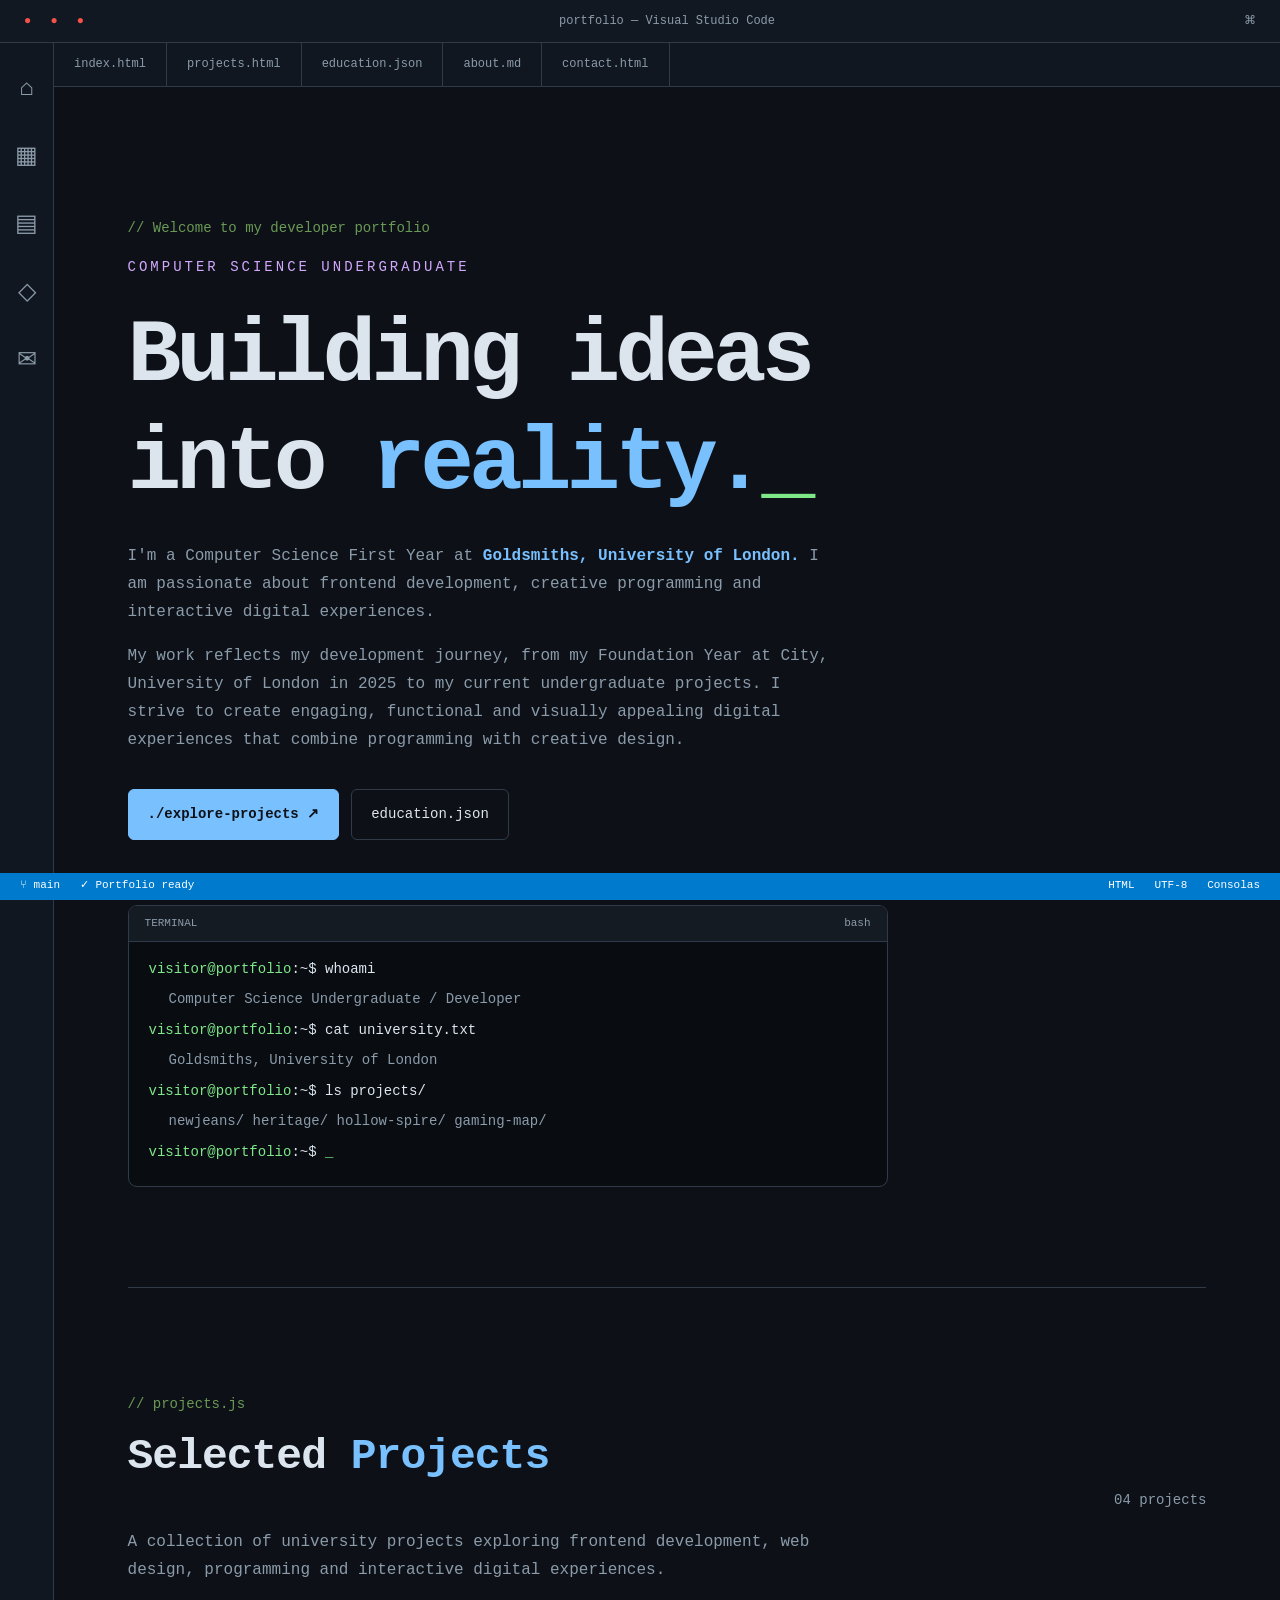
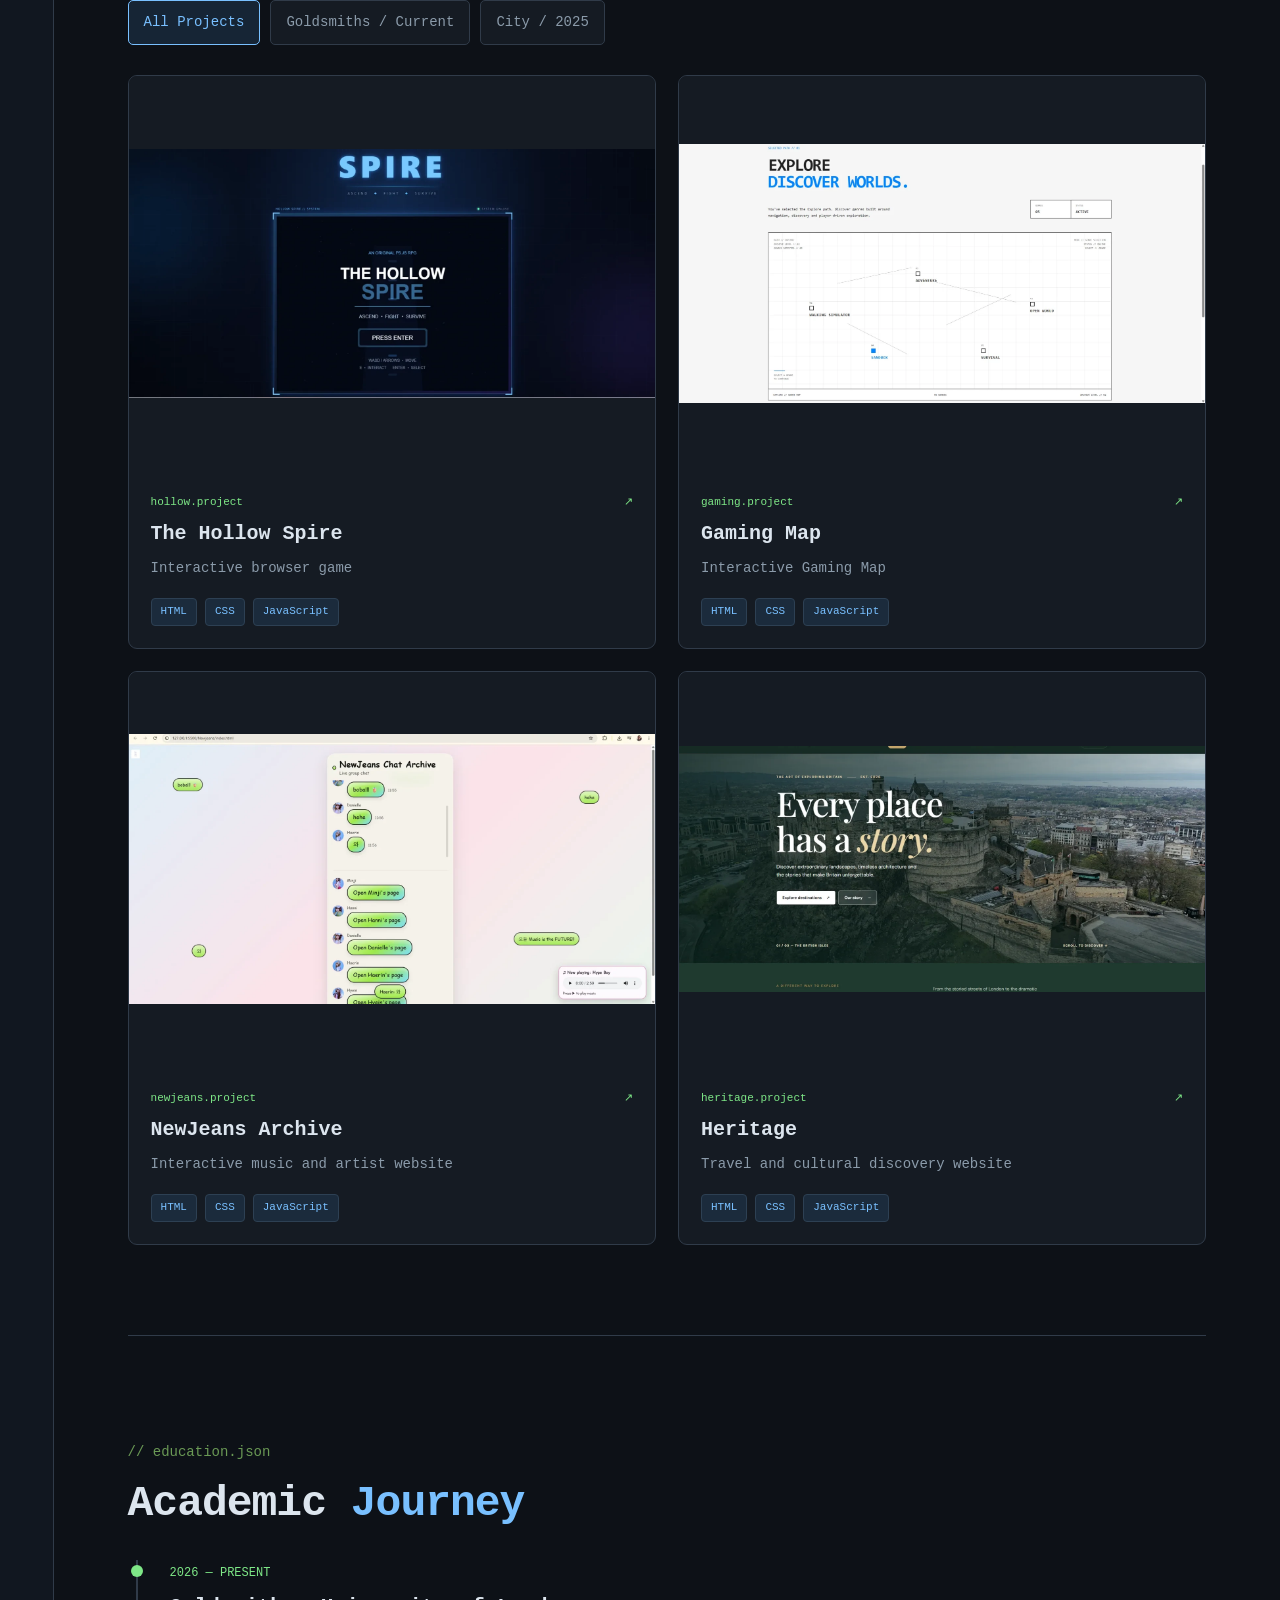
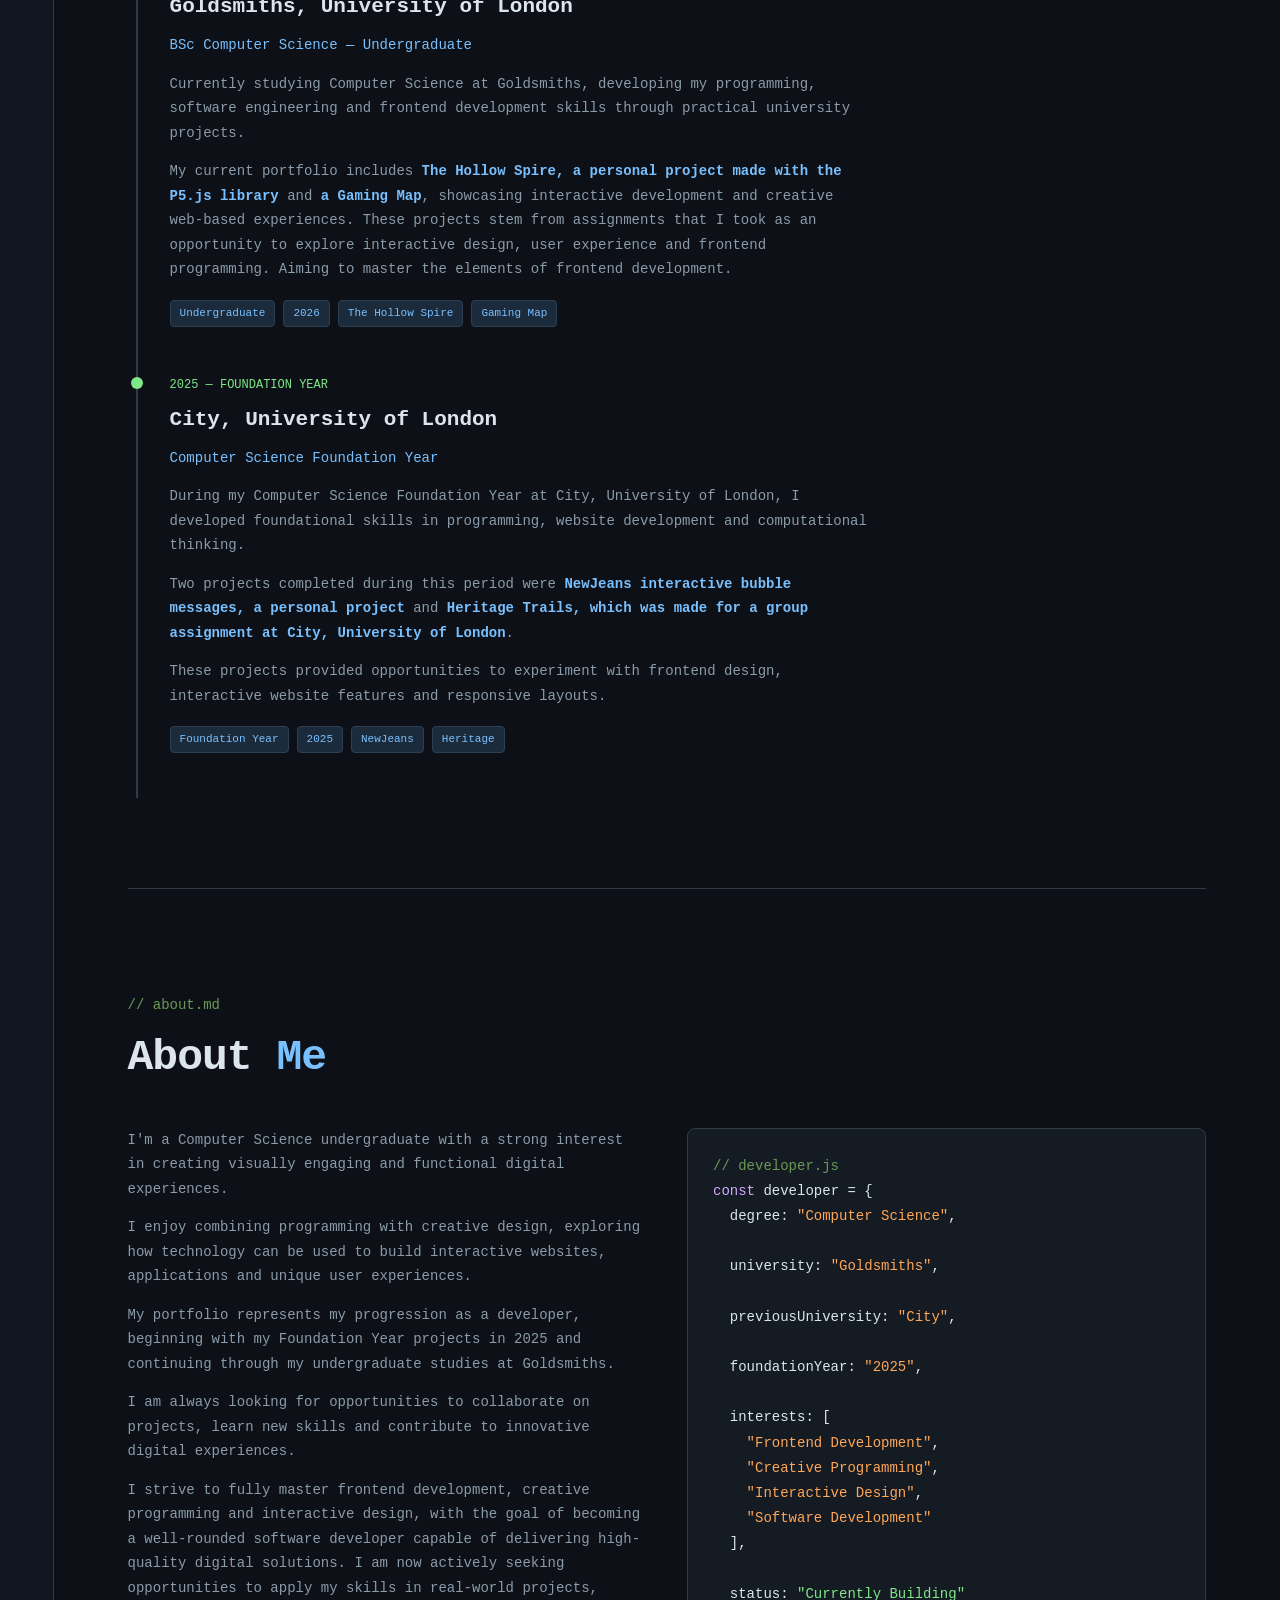
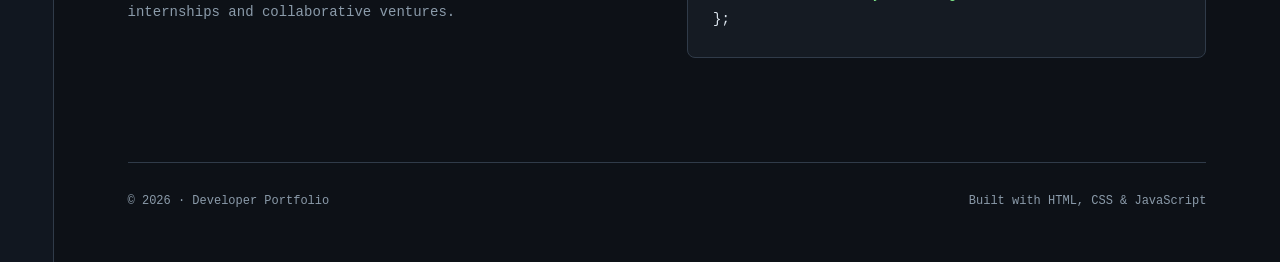
<file: index.html>
<!DOCTYPE html>
<html lang="en">
<head>
  <meta charset="UTF-8">
  <meta name="viewport" content="width=device-width, initial-scale=1.0">
  <meta name="description" content="Computer Science undergraduate portfolio featuring web development, interactive applications and university projects.">
  <title>Developer Portfolio | Computer Science</title>
  <link rel="stylesheet" href="style.css">
  <script src="script.js" defer></script>
</head>

<body>
  <header class="titlebar">
    <span class="dots" aria-hidden="true">● ● ●</span>
    <span>portfolio — Visual Studio Code</span>
    <span>⌘</span>
  </header>

  <div class="workspace">
    <aside class="sidebar" aria-label="Portfolio navigation">
      <a href="#home" title="Home" aria-label="Home">⌂</a>
      <a href="projects.html" title="Projects" aria-label="Projects">▦</a>
      <a href="#education" title="Education" aria-label="Education">▤</a>
      <a href="#about" title="About" aria-label="About">◇</a>
      <a href="contact.html" title="Contact" aria-label="Contact">✉</a>
    </aside>

    <main>
      <nav class="tabs" aria-label="Sections">
        <a href="#home" aria-current="page">index.html</a>
        <a href="projects.html">projects.html</a>
        <a href="#education">education.json</a>
        <a href="#about">about.md</a>
        <a href="contact.html">contact.html</a>
      </nav>

      <div class="content">
        <section class="hero" id="home">
          <p class="comment">// Welcome to my developer portfolio</p>
          <p class="eyebrow">COMPUTER SCIENCE UNDERGRADUATE</p>

          <h1>
            Building ideas<br>
            into <em>reality.</em><span class="cursor">_</span>
          </h1>

          <p class="intro">
            I'm a Computer Science First Year at
            <strong>Goldsmiths, University of London.</strong>
            I am passionate about frontend development, creative
            programming and interactive digital experiences.
          </p>

          <p class="intro">
            My work reflects my development journey, from my
            Foundation Year at City, University of London in
            2025 to my current undergraduate projects. I strive to create
            engaging, functional and visually appealing digital experiences
            that combine programming with creative design.
          </p>

          <div class="actions">
            <a href="projects.html" class="button primary">
              ./explore-projects ↗
            </a>

            <a href="#education" class="button">
              education.json
            </a>
          </div>

          <div class="terminal">
            <div class="terminal-top">
              <span>TERMINAL</span>
              <span>bash</span>
            </div>

            <p>
              <span class="green">visitor@portfolio</span>:~$
              whoami
            </p>
            <p class="terminal-output">
              Computer Science Undergraduate / Developer
            </p>

            <p>
              <span class="green">visitor@portfolio</span>:~$
              cat university.txt
            </p>
            <p class="terminal-output">
              Goldsmiths, University of London
            </p>

            <p>
              <span class="green">visitor@portfolio</span>:~$
              ls projects/
            </p>
            <p class="terminal-output">
              newjeans/ heritage/ hollow-spire/ gaming-map/
            </p>

            <p>
              <span class="green">visitor@portfolio</span>:~$
              <span class="cursor">_</span>
            </p>
          </div>
        </section>

        <section class="section" id="projects">
          <div class="section-heading">
            <div>
              <p class="comment">// projects.js</p>
              <h2>Selected <span>Projects</span></h2>
            </div>

            <span class="muted">04 projects</span>
          </div>

          <p class="intro">
            A collection of university projects exploring
            frontend development, web design, programming
            and interactive digital experiences.
          </p>

          <div class="filters" role="group" aria-label="Filter projects">
            <button type="button" class="filter active" data-filter="all" aria-pressed="true">
              All Projects
            </button>

            <button type="button" class="filter" data-filter="current" aria-pressed="false">
              Goldsmiths / Current
            </button>

            <button type="button" class="filter" data-filter="2025" aria-pressed="false">
              City / 2025
            </button>
          </div>

          <div class="project-grid" id="project-grid"></div>
        </section>

        <section class="section" id="education">
          <p class="comment">// education.json</p>
          <h2>Academic <span>Journey</span></h2>

          <div class="timeline">
            <article class="timeline-item">
              <span class="date">2026 — PRESENT</span>
              <h3>Goldsmiths, University of London</h3>
              <p class="subtitle">BSc Computer Science — Undergraduate</p>

              <p>
                Currently studying Computer Science at
                Goldsmiths, developing my programming,
                software engineering and frontend development
                skills through practical university projects.
              </p>

              <p>
                My current portfolio includes
                <strong>The Hollow Spire, a personal project made with the P5.js library</strong>
                and <strong>a Gaming Map</strong>, showcasing interactive
                development and creative web-based experiences.
                These projects stem from assignments that I took as an
                opportunity to explore interactive design, user experience
                and frontend programming. Aiming to master the elements
                of frontend development.
              </p>

              <div class="tags">
                <span>Undergraduate</span>
                <span>2026</span>
                <span>The Hollow Spire</span>
                <span>Gaming Map</span>
              </div>
            </article>

            <article class="timeline-item">
              <span class="date">2025 — FOUNDATION YEAR</span>
              <h3>City, University of London</h3>
              <p class="subtitle">Computer Science Foundation Year</p>

              <p>
                During my Computer Science Foundation Year
                at City, University of London, I developed
                foundational skills in programming,
                website development and computational thinking.
              </p>

              <p>
                Two projects completed during this period
                were <strong>NewJeans interactive bubble messages, a personal project</strong>
                and <strong>Heritage Trails, which was made for a group assignment at City, University of London</strong>.
              </p>

              <p>
                These projects provided opportunities to
                experiment with frontend design, interactive
                website features and responsive layouts.
              </p>

              <div class="tags">
                <span>Foundation Year</span>
                <span>2025</span>
                <span>NewJeans</span>
                <span>Heritage</span>
              </div>
            </article>
          </div>
        </section>

        <section class="section" id="about">
          <p class="comment">// about.md</p>
          <h2>About <span>Me</span></h2>

          <div class="about-grid">
            <div>
              <p>
                I'm a Computer Science undergraduate with
                a strong interest in creating visually
                engaging and functional digital experiences.
              </p>

              <p>
                I enjoy combining programming with creative
                design, exploring how technology can be used
                to build interactive websites, applications
                and unique user experiences.
              </p>

              <p>
                My portfolio represents my progression
                as a developer, beginning with my
                Foundation Year projects in 2025 and
                continuing through my undergraduate studies
                at Goldsmiths.
              </p>

              <p>
                I am always looking for opportunities to
                collaborate on projects, learn new skills
                and contribute to innovative digital
                experiences.
              </p>

              <p>
                I strive to fully master frontend development,
                creative programming and interactive design,
                with the goal of becoming a well-rounded software
                developer capable of delivering high-quality digital
                solutions. I am now actively seeking opportunities
                to apply my skills in real-world projects,
                internships and collaborative ventures.
              </p>
            </div>

            <pre class="code-panel"><span class="comment">// developer.js</span>
<span class="purple">const</span> developer = {
  degree: <span class="orange">"Computer Science"</span>,

  university: <span class="orange">"Goldsmiths"</span>,

  previousUniversity: <span class="orange">"City"</span>,

  foundationYear: <span class="orange">"2025"</span>,

  interests: [
    <span class="orange">"Frontend Development"</span>,
    <span class="orange">"Creative Programming"</span>,
    <span class="orange">"Interactive Design"</span>,
    <span class="orange">"Software Development"</span>
  ],

  status: <span class="green">"Currently Building"</span>
};</pre>
          </div>
        </section>

        <footer>
          <span>© 2026 · Developer Portfolio</span>
          <span>Built with HTML, CSS & JavaScript</span>
        </footer>
      </div>
    </main>
  </div>

  <div class="statusbar">
    <span>⑂ main &nbsp; ✓ Portfolio ready</span>
    <span>HTML &nbsp; UTF-8 &nbsp; Consolas</span>
  </div>

  <dialog id="project-dialog" aria-labelledby="dialog-title">
    <div class="dialog-header">
      <span>project.details</span>

      <button type="button" id="close-dialog" aria-label="Close project details">
        ✕
      </button>
    </div>

    <div class="dialog-body">
      <p class="comment" id="dialog-date"></p>
      <h2 id="dialog-title"></h2>
      <p id="dialog-description"></p>
      <div class="tags" id="dialog-tags"></div>
      <div class="gallery" id="dialog-gallery"></div>
    </div>
  </dialog>
</body>
</html>
</file>
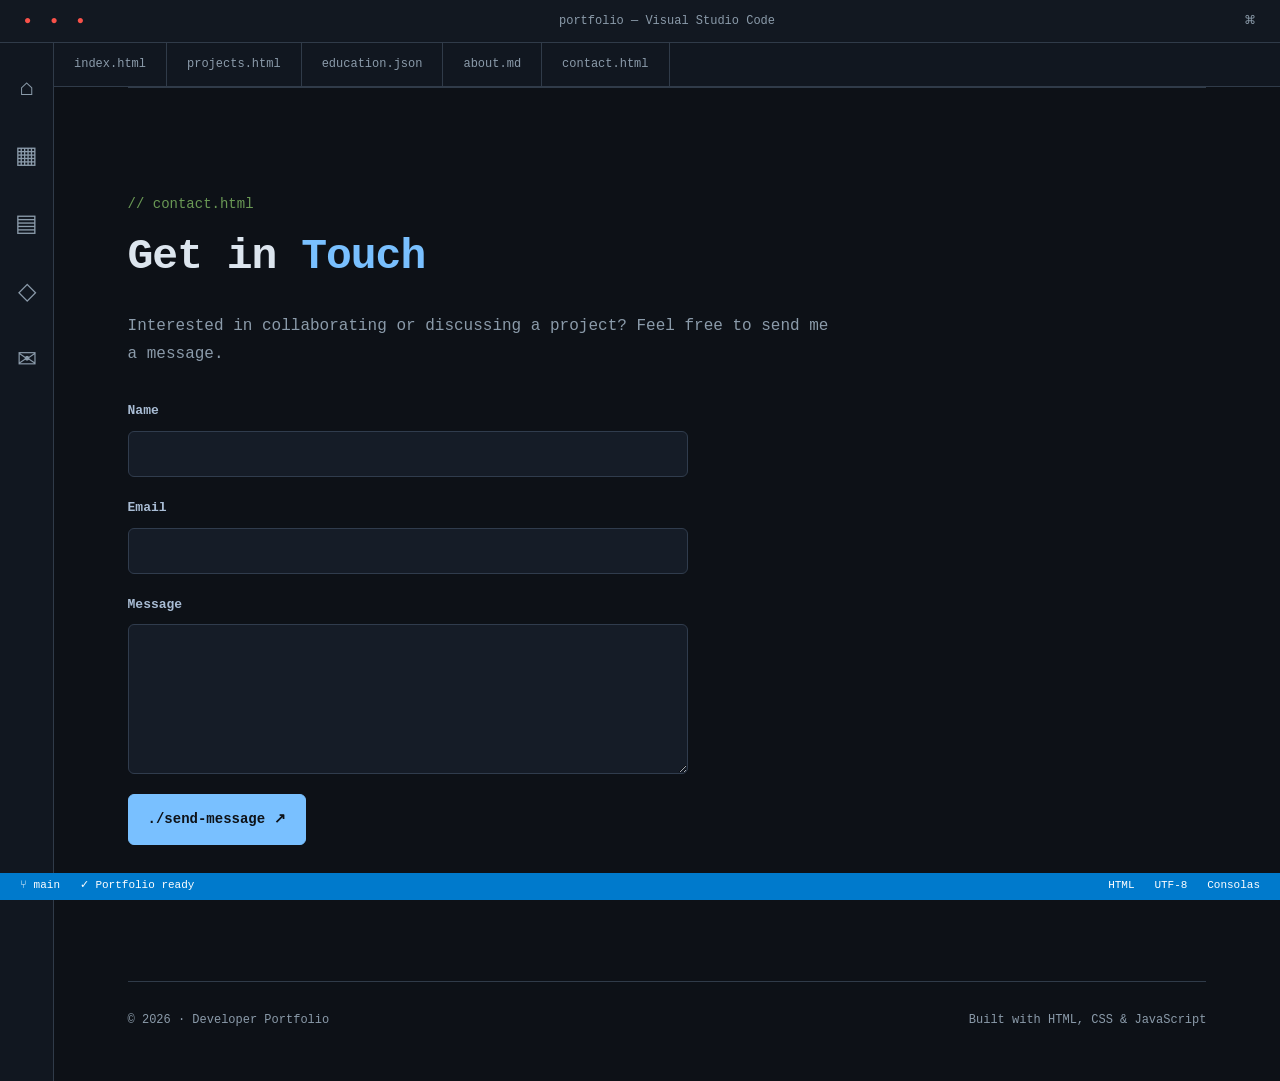
<file: contact.html>
<!DOCTYPE html>
<html lang="en">
<head>
  <meta charset="UTF-8">
  <meta name="viewport" content="width=device-width, initial-scale=1.0">
  <meta name="description" content="Contact page for my Computer Science portfolio.">
  <title>Contact | My Portfolio</title>
  <link rel="stylesheet" href="style.css">
  <script src="script.js" defer></script>
</head>

<body>
  <header class="titlebar">
    <span class="dots" aria-hidden="true">● ● ●</span>
    <span>portfolio — Visual Studio Code</span>
    <span>⌘</span>
  </header>

  <div class="workspace">
    <aside class="sidebar" aria-label="Portfolio navigation">
      <a href="index.html" title="Home" aria-label="Home">⌂</a>
      <a href="projects.html" title="Projects" aria-label="Projects">▦</a>
      <a href="index.html#education" title="Education" aria-label="Education">▤</a>
      <a href="index.html#about" title="About" aria-label="About">◇</a>
      <a href="contact.html" title="Contact" aria-label="Contact" aria-current="page">✉</a>
    </aside>

    <main>
      <nav class="tabs" aria-label="Sections">
        <a href="index.html">index.html</a>
        <a href="projects.html">projects.html</a>
        <a href="index.html#education">education.json</a>
        <a href="index.html#about">about.md</a>
        <a href="contact.html" aria-current="page">contact.html</a>
      </nav>

      <div class="content">
        <section class="section" id="contact">
          <p class="comment">// contact.html</p>
          <h2>Get in <span>Touch</span></h2>

          <p class="intro">
            Interested in collaborating or discussing a project?
            Feel free to send me a message.
          </p>

          <form id="contact-form">
            <div class="form-field">
              <label for="contact-name">Name</label>
              <input
                type="text"
                id="contact-name"
                name="name"
                autocomplete="name"
                required
              >
            </div>

            <div class="form-field">
              <label for="contact-email">Email</label>
              <input
                type="email"
                id="contact-email"
                name="email"
                autocomplete="email"
                required
              >
            </div>

            <div class="form-field">
              <label for="contact-message">Message</label>
              <textarea
                id="contact-message"
                name="message"
                rows="6"
                required
              ></textarea>
            </div>

            <button type="submit" class="button primary">
              ./send-message ↗
            </button>

            <p id="form-status" role="status" aria-live="polite"></p>
          </form>
        </section>

        <footer>
          <span>© 2026 · Developer Portfolio</span>
          <span>Built with HTML, CSS & JavaScript</span>
        </footer>
      </div>
    </main>
  </div>

  <div class="statusbar">
    <span>⑂ main &nbsp; ✓ Portfolio ready</span>
    <span>HTML &nbsp; UTF-8 &nbsp; Consolas</span>
  </div>
</body>
</html>
</file>
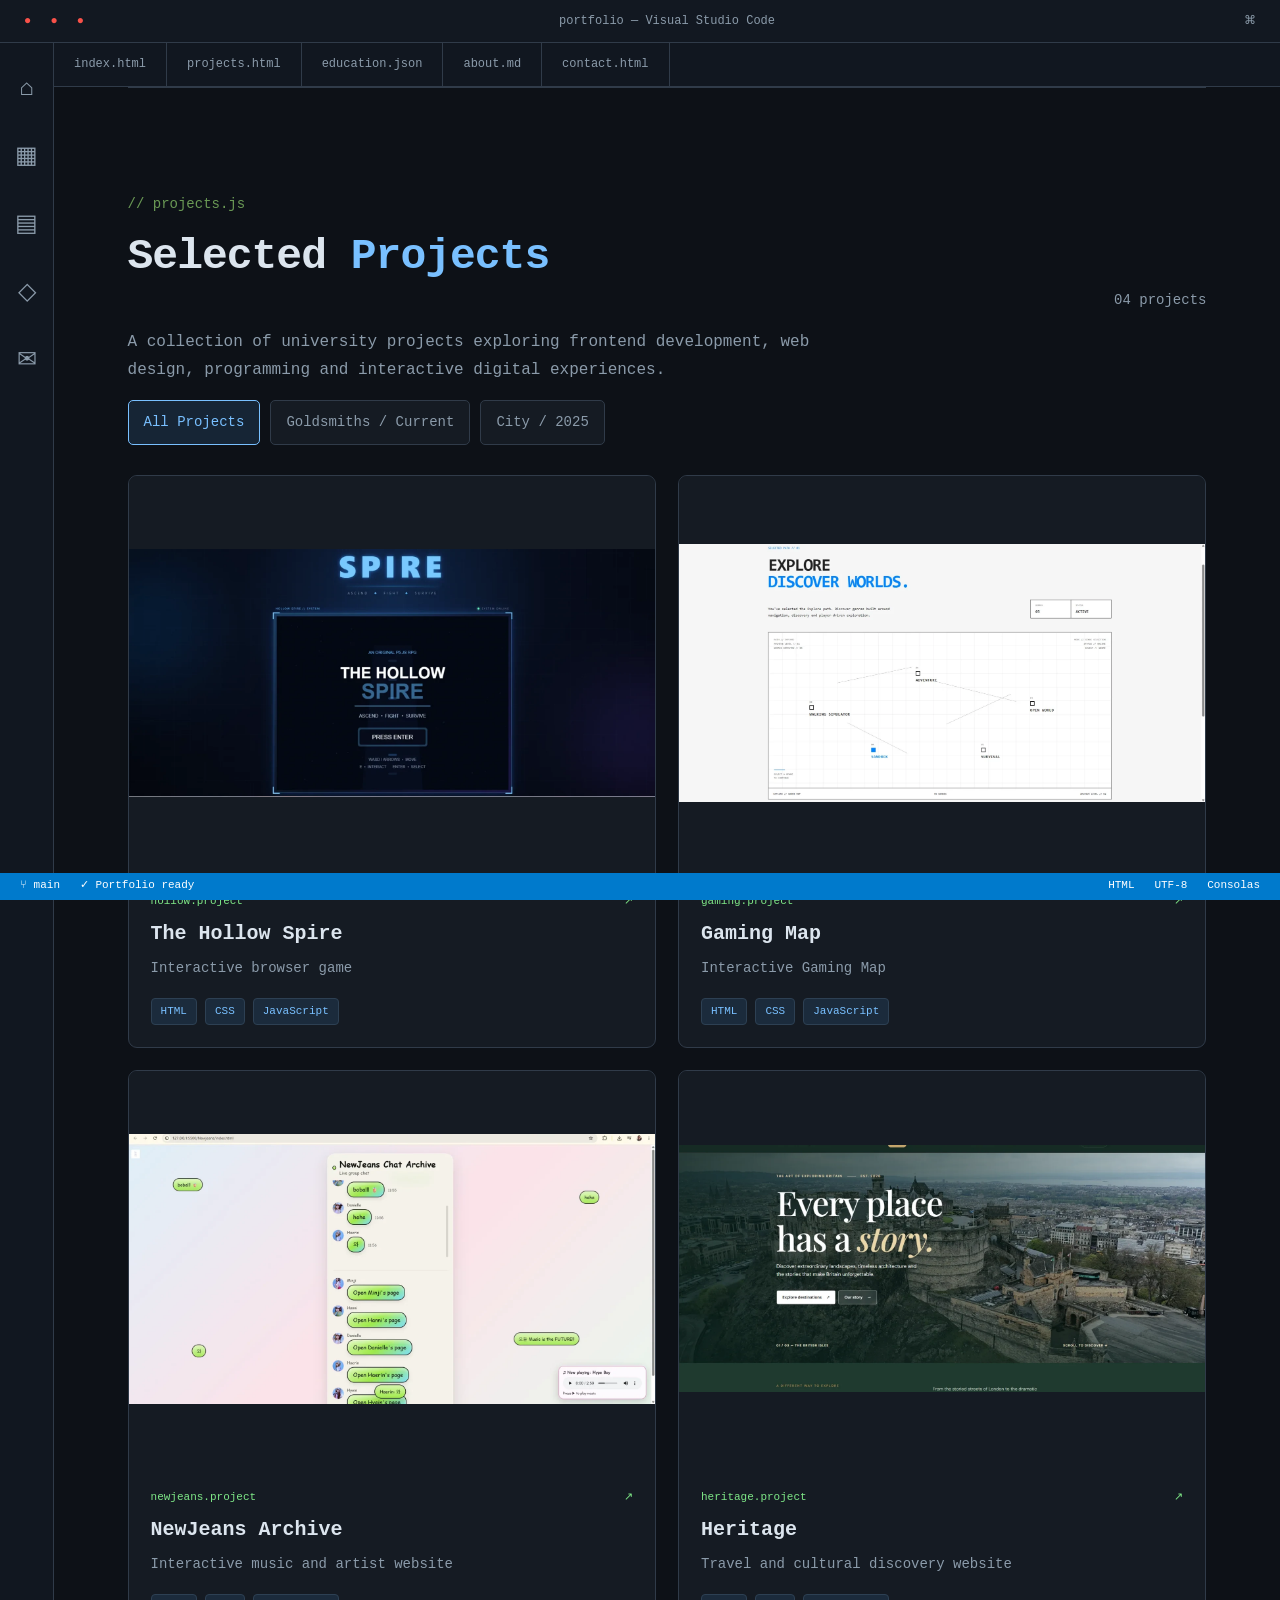
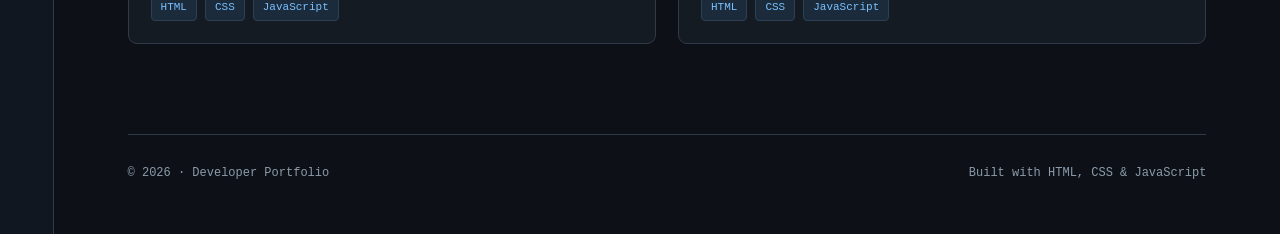
<file: projects.html>
<!DOCTYPE html>
<html lang="en">
<head>
  <meta charset="UTF-8">
  <meta name="viewport" content="width=device-width, initial-scale=1.0">
  <meta name="description" content="Computer Science portfolio projects featuring web development, creative programming and interactive digital experiences.">
  <title>Projects | My Portfolio</title>
  <link rel="stylesheet" href="style.css">
  <script src="script.js" defer></script>
</head>

<body>
  <header class="titlebar">
    <span class="dots" aria-hidden="true">● ● ●</span>
    <span>portfolio — Visual Studio Code</span>
    <span>⌘</span>
  </header>

  <div class="workspace">
    <aside class="sidebar" aria-label="Portfolio navigation">
      <a href="index.html" title="Home" aria-label="Home">⌂</a>
      <a href="projects.html" title="Projects" aria-label="Projects" aria-current="page">▦</a>
      <a href="index.html#education" title="Education" aria-label="Education">▤</a>
      <a href="index.html#about" title="About" aria-label="About">◇</a>
      <a href="contact.html" title="Contact" aria-label="Contact">✉</a>
    </aside>

    <main>
      <nav class="tabs" aria-label="Sections">
        <a href="index.html">index.html</a>
        <a href="projects.html" aria-current="page">projects.html</a>
        <a href="index.html#education">education.json</a>
        <a href="index.html#about">about.md</a>
        <a href="contact.html">contact.html</a>
      </nav>

      <div class="content">
        <section class="section" id="projects">
          <div class="section-heading">
            <div>
              <p class="comment">// projects.js</p>
              <h2>Selected <span>Projects</span></h2>
            </div>

            <span class="muted">04 projects</span>
          </div>

          <p class="intro">
            A collection of university projects exploring
            frontend development, web design, programming
            and interactive digital experiences.
          </p>

          <div class="filters" role="group" aria-label="Filter projects">
            <button
              type="button"
              class="filter active"
              data-filter="all"
              aria-pressed="true">
              All Projects
            </button>

            <button
              type="button"
              class="filter"
              data-filter="current"
              aria-pressed="false">
              Goldsmiths / Current
            </button>

            <button
              type="button"
              class="filter"
              data-filter="2025"
              aria-pressed="false">
              City / 2025
            </button>
          </div>

          <div class="project-grid" id="project-grid"></div>
        </section>

        <footer>
          <span>© 2026 · Developer Portfolio</span>
          <span>Built with HTML, CSS & JavaScript</span>
        </footer>
      </div>
    </main>
  </div>

  <div class="statusbar">
    <span>⑂ main &nbsp; ✓ Portfolio ready</span>
    <span>HTML &nbsp; UTF-8 &nbsp; Consolas</span>
  </div>

  <dialog id="project-dialog" aria-labelledby="dialog-title">
    <div class="dialog-header">
      <span>project.details</span>

      <button
        type="button"
        id="close-dialog"
        aria-label="Close project details">
        ✕
      </button>
    </div>

    <div class="dialog-body">
      <p class="comment" id="dialog-date"></p>
      <h2 id="dialog-title"></h2>
      <p id="dialog-description"></p>
      <div class="tags" id="dialog-tags"></div>
      <div class="gallery" id="dialog-gallery"></div>
    </div>
  </dialog>
</body>
</html>
</file>
<file: style.css>
:root {
  --bg: #0d1117;
  --panel: #151b23;
  --panel-light: #1d2632;
  --border: #303b49;
  --text: #dce5ee;
  --muted: #8b9baa;
  --blue: #79c0ff;
  --green: #7ee787;
  --purple: #d2a8ff;
  --orange: #ffa657;

}

* {
  box-sizing: border-box;
}

html {
  scroll-behavior: smooth;
}

body {
  margin: 0;
  background: var(--bg);
  color: var(--text);
  font-family: Consolas, "Cascadia Code", "Courier New", monospace;
  font-size: 14px;
  line-height: 1.75;
}

a {
  color: inherit;
  text-decoration: none;
}

button {
  font: inherit;
  cursor: pointer;
}

strong {
  color: var(--blue);
}

::selection {
  background: #245d83;
}

/* VS CODE TITLE BAR */

.titlebar {
  height: 43px;
  background: #121821;
  border-bottom: 1px solid var(--border);
  display: flex;
  justify-content: space-between;
  align-items: center;
  padding: 0 24px;
  color: var(--muted);
  font-size: 12px;
}

.dots {
  color: #f85149;
  letter-spacing: 6px;
}

/* MAIN WORKSPACE */

.workspace {
  display: grid;
  grid-template-columns: 54px minmax(0, 1fr);
  min-height: calc(100vh - 70px);
}

.sidebar {
  background: #111720;
  border-right: 1px solid var(--border);
  display: flex;
  align-items: center;
  flex-direction: column;
  gap: 26px;
  padding-top: 25px;
  font-size: 24px;
  color: var(--muted);
}

.sidebar a:hover {
  color: var(--blue);
}

main {
  min-width: 0;
}

.tabs {
  display: flex;
  background: #111720;
  border-bottom: 1px solid var(--border);
  overflow-x: auto;
}

.tabs a {
  padding: 11px 20px;
  border-right: 1px solid var(--border);
  white-space: nowrap;
  font-size: 12px;
  color: var(--muted);
}

.tabs a:hover {
  color: var(--text);
  background: var(--panel);
}

.content {
  max-width: 1250px;
  margin: auto;
  padding: 0 6%;
}

/* HERO */

.hero {
  padding: 115px 0 100px;
  min-height: 80vh;
}

.comment {
  color: #6a9955;
}

.eyebrow {
  color: var(--purple);
  letter-spacing: 3px;
}

h1,
h2,
h3 {
  line-height: 1.2;
}

h1 {
  font-size: clamp(48px, 7vw, 105px);
  letter-spacing: -5px;
  margin: 24px 0;
  font-weight: 700;
}

h1 em {
  color: var(--blue);
  font-style: normal;
}

.cursor {
  color: var(--green);
  animation: blink 1s step-end infinite;
}

@keyframes blink {
  50% {
    opacity: 0;
  }
}

.intro {
  max-width: 720px;
  color: var(--muted);
  font-size: 16px;
}

.actions {
  display: flex;
  gap: 12px;
  flex-wrap: wrap;
  margin-top: 35px;
}

.button {
  border: 1px solid var(--border);
  padding: 12px 19px;
  border-radius: 6px;
  transition: 0.2s;
}

.button:hover {
  border-color: var(--blue);
  transform: translateY(-2px);
}

.button.primary {
  background: var(--blue);
  color: #0d1117;
  border-color: var(--blue);
  font-weight: bold;
}

/* TERMINAL */

.terminal {
  margin-top: 65px;
  max-width: 760px;
  background: #090d12;
  border: 1px solid var(--border);
  border-radius: 9px;
  overflow: hidden;
  padding: 0 20px 16px;
}

.terminal-top {
  margin: 0 -20px 15px;
  padding: 8px 16px;
  background: var(--panel);
  border-bottom: 1px solid var(--border);
  color: var(--muted);
  font-size: 11px;
  display: flex;
  justify-content: space-between;
}

.terminal p {
  margin: 6px 0;
}

.terminal-output {
  color: var(--muted);
  padding-left: 20px;
}

.green {
  color: var(--green);
}

.purple {
  color: var(--purple);
}

.orange {
  color: var(--orange);
}

/* SECTIONS */

.section {
  padding: 90px 0;
  border-top: 1px solid var(--border);
  scroll-margin-top: 30px;
}

.section h2 {
  font-size: clamp(28px, 4vw, 43px);
  letter-spacing: -1px;
  margin: 10px 0 30px;
}

.section h2 span {
  color: var(--blue);
}

.section-heading {
  display: flex;
  align-items: end;
  justify-content: space-between;
  gap: 15px;
}

.muted {
  color: var(--muted);
}

/* PROJECT FILTERS */

.filters {
  display: flex;
  flex-wrap: wrap;
  gap: 10px;
  margin-bottom: 30px;
}

.filter {
  background: var(--panel);
  border: 1px solid var(--border);
  color: var(--muted);
  border-radius: 5px;
  padding: 9px 15px;
}

.filter:hover,
.filter.active {
  color: var(--blue);
  border-color: var(--blue);
  background: #162535;
}

/* PROJECT CARDS */

.project-grid {
  display: grid;
  grid-template-columns: repeat(2, minmax(0, 1fr));
  gap: 22px;
}

.project {
  background: var(--panel);
  border: 1px solid var(--border);
  border-radius: 9px;
  overflow: hidden;
  transition: transform 0.25s, border-color 0.25s;
}

.project:hover {
  transform: translateY(-5px);
  border-color: var(--blue);
}

.project[hidden] {
  display: none;
}

.project-button {
  display: block;
  width: 100%;
  padding: 0;
  border: 0;
  background: transparent;
  color: inherit;
  text-align: left;
}

/* PROJECT SCREENSHOTS */
.project-image {
  width: 100%;
  aspect-ratio: 4 / 3;
  display: flex;
  align-items: center;
  justify-content: center;
  overflow: hidden;
  background: #151b23;
}

.project-image img {
  display: block;
  width: 100%;
  height: 100%;
  object-fit: contain;
  object-position: center;
}

.placeholder {
  height: 100%;
  display: grid;
  place-items: center;
  font-size: 25px;
  font-weight: bold;
  letter-spacing: 2px;
  color: var(--blue);
  text-align: center;
  padding: 20px;
}

.project-content {
  padding: 22px;
}

.project-content h3 {
  font-size: 20px;
  margin: 10px 0;
}

.project-content p {
  color: var(--muted);
  margin: 0 0 15px;
}

.project-meta {
  display: flex;
  justify-content: space-between;
  color: var(--green);
  font-size: 11px;
}

.tags {
  display: flex;
  gap: 8px;
  flex-wrap: wrap;
  margin-top: 18px;
}

.tags span {
  color: var(--blue);
  background: #1b2b3c;
  border: 1px solid #2d4053;
  padding: 3px 9px;
  border-radius: 4px;
  font-size: 11px;
}

/* ACADEMIC TIMELINE */

.timeline {
  border-left: 2px solid var(--border);
  margin-left: 8px;
}

.timeline-item {
  padding: 0 0 45px 32px;
  position: relative;
}

.timeline-item::before {
  content: "";
  position: absolute;
  left: -7px;
  top: 5px;
  height: 12px;
  width: 12px;
  background: var(--green);
  border-radius: 50%;
}

.timeline-item .date {
  color: var(--green);
  font-size: 12px;
}

.timeline-item h3 {
  font-size: 21px;
  margin: 10px 0;
}

.timeline-item p {
  max-width: 700px;
  color: var(--muted);
}

.timeline-item .subtitle {
  color: var(--blue);
}

/* ABOUT */

.about-grid {
  display: grid;
  grid-template-columns: 1fr 1fr;
  gap: 40px;
  align-items: start;
}

.about-grid p {
  color: var(--muted);
}

.code-panel {
  background: var(--panel);
  border: 1px solid var(--border);
  border-radius: 8px;
  padding: 25px;
  overflow-x: auto;
  font: inherit;
  line-height: 1.8;
}

/* PROJECT DETAIL POPUP */

dialog {
  background: var(--panel);
  color: var(--text);
  border: 1px solid var(--border);
  border-radius: 10px;
  width: min(760px, 92vw);
  max-height: 85vh;
  padding: 0;
  overflow-y: auto;
}

dialog::backdrop {
  background: rgba(0, 0, 0, 0.8);
}

.dialog-header {
  position: sticky;
  top: 0;
  background: var(--panel-light);
  padding: 12px 20px;
  border-bottom: 1px solid var(--border);
  display: flex;
  justify-content: space-between;
  align-items: center;
  z-index: 5;
}

.dialog-header button {
  background: transparent;
  border: 0;
  color: var(--text);
  font-size: 20px;
}

.dialog-body {
  padding: 30px;
}

.dialog-body h2 {
  font-size: 30px;
}

.dialog-body p {
  color: var(--muted);
}

/* GALLERY IMAGES */
.gallery {
  display: grid;
  gap: 18px;
  margin-top: 25px;
}

.gallery img {
  display: block;
  width: 100%;
  height: auto;
  max-width: 100%;
  border-radius: 6px;
}

/* FOOTER */

footer {
  border-top: 1px solid var(--border);
  padding: 28px 0 50px;
  display: flex;
  justify-content: space-between;
  gap: 15px;
  flex-wrap: wrap;
  color: var(--muted);
  font-size: 12px;
}

.statusbar {
  position: fixed;
  bottom: 0;
  left: 0;
  right: 0;
  height: 27px;
  background: #007acc;
  color: white;
  display: flex;
  justify-content: space-between;
  padding: 3px 20px;
  font-size: 11px;
  z-index: 20;
}

/* TABLET AND MOBILE */

@media (max-width: 800px) {
  .workspace {
    grid-template-columns: 1fr;
  }

  .sidebar {
    display: none;
  }

  .content {
    padding: 0 20px;
  }

  .hero {
    padding: 75px 0;
  }

  h1 {
    letter-spacing: -2px;
  }

  .project-grid,
  .about-grid {
    grid-template-columns: 1fr;
  }

  .project-image {
    aspect-ratio: 4 / 3;
  }

  .section {
    padding: 65px 0;
  }

  .statusbar {
    font-size: 9px;
  }

  .dialog-body {
    padding: 18px;
  }
}

@media (prefers-reduced-motion: reduce) {
  *,
  *::before,
  *::after {
    animation: none !important;
    transition: none !important;
    scroll-behavior: auto !important;
  }
}

/* Contact form */

#contact-form {
  display: flex;
  flex-direction: column;
  gap: 20px;
  max-width: 560px;
  margin-top: 32px;
}

#contact-form .form-field {
  display: flex;
  flex-direction: column;
  gap: 8px;
}

#contact-form label {
  color: #a9bdd5;
  font-size: 13px;
  font-weight: 600;
}

#contact-form input,
#contact-form textarea {
  width: 100%;
  box-sizing: border-box;
  padding: 14px 16px;
  background: #151c27;
  border: 1px solid #303c4d;
  border-radius: 6px;
  color: #e5edf7;
  font-family: Consolas, monospace;
  font-size: 14px;
}

#contact-form textarea {
  min-height: 150px;
  resize: vertical;
}

#contact-form input:focus,
#contact-form textarea:focus {
  outline: 2px solid #70b9ff;
  outline-offset: 2px;
  border-color: #70b9ff;
}

#contact-form .button {
  align-self: flex-start;
  cursor: pointer;
}

#form-status {
  color: #7ee2a8;
  font-size: 13px;
}

@media (max-width: 600px) {
  #contact-form {
    max-width: 100%;
  }
}
</file>
